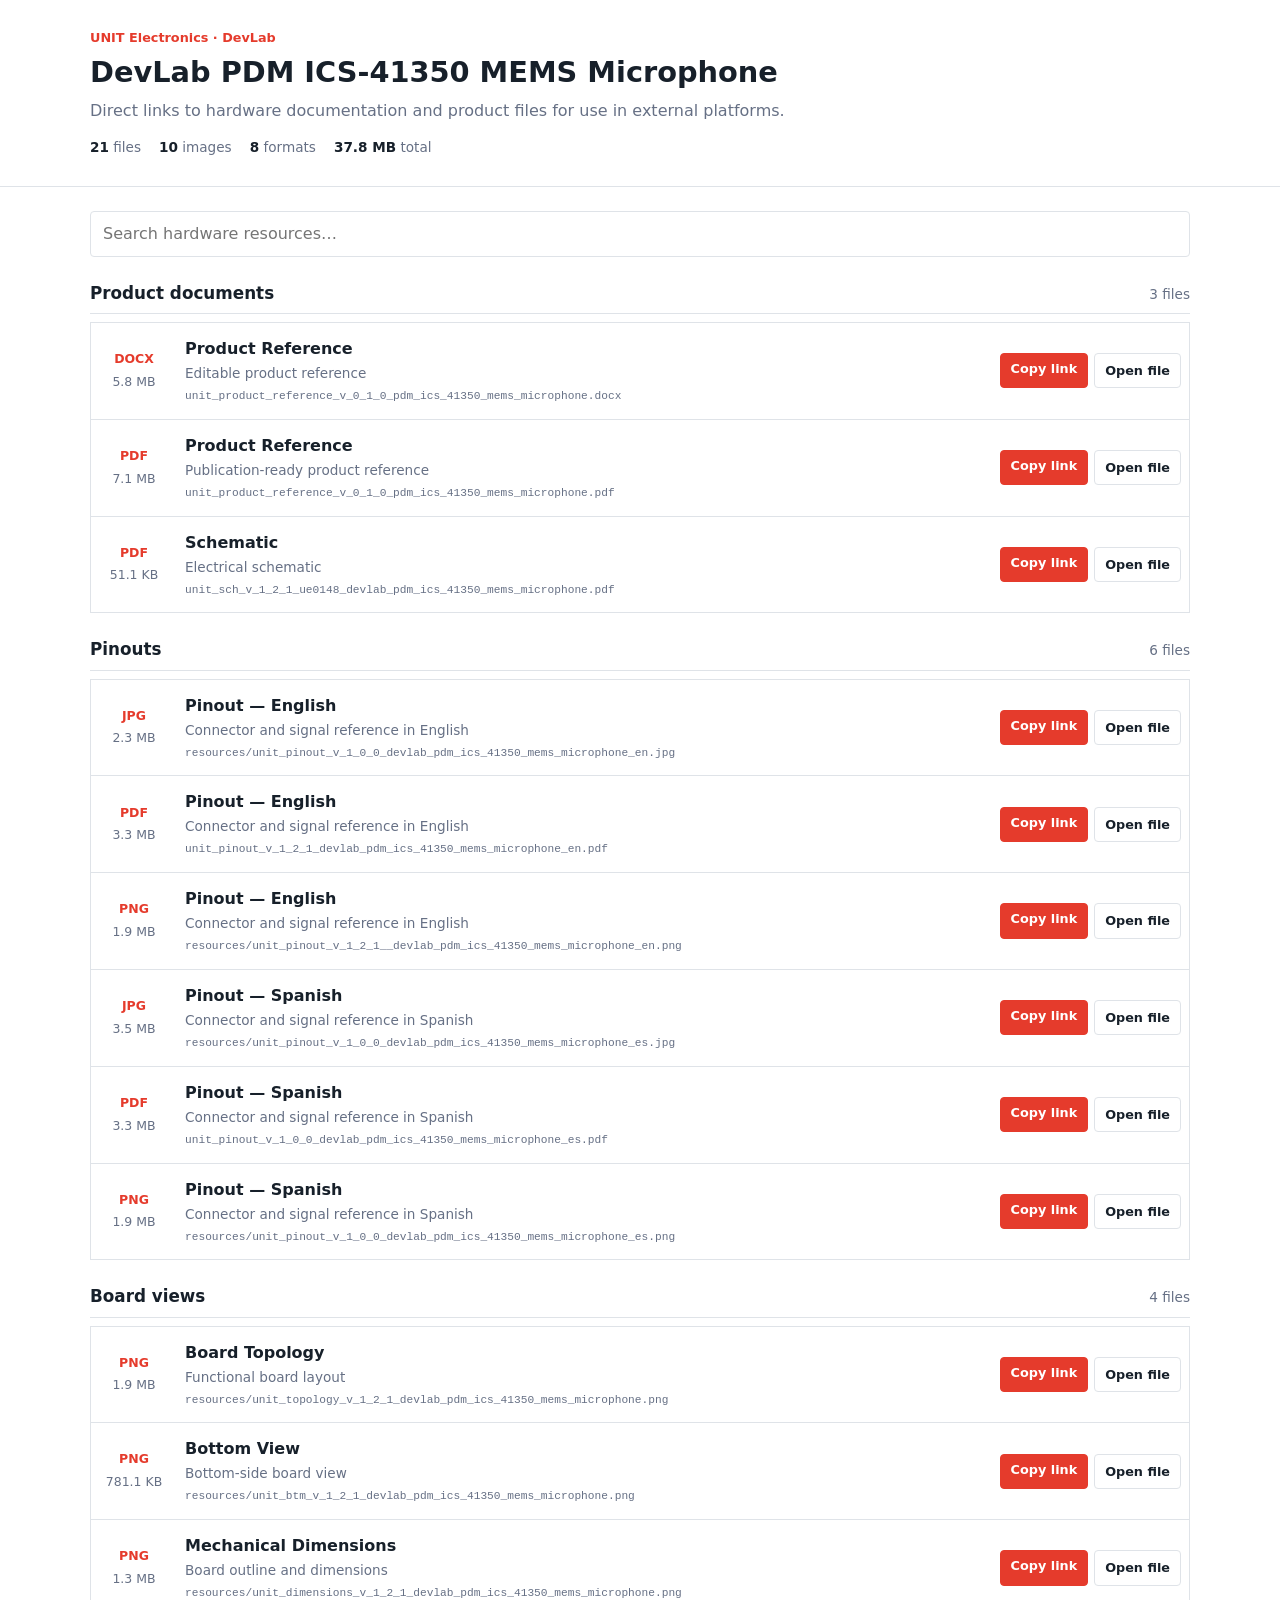
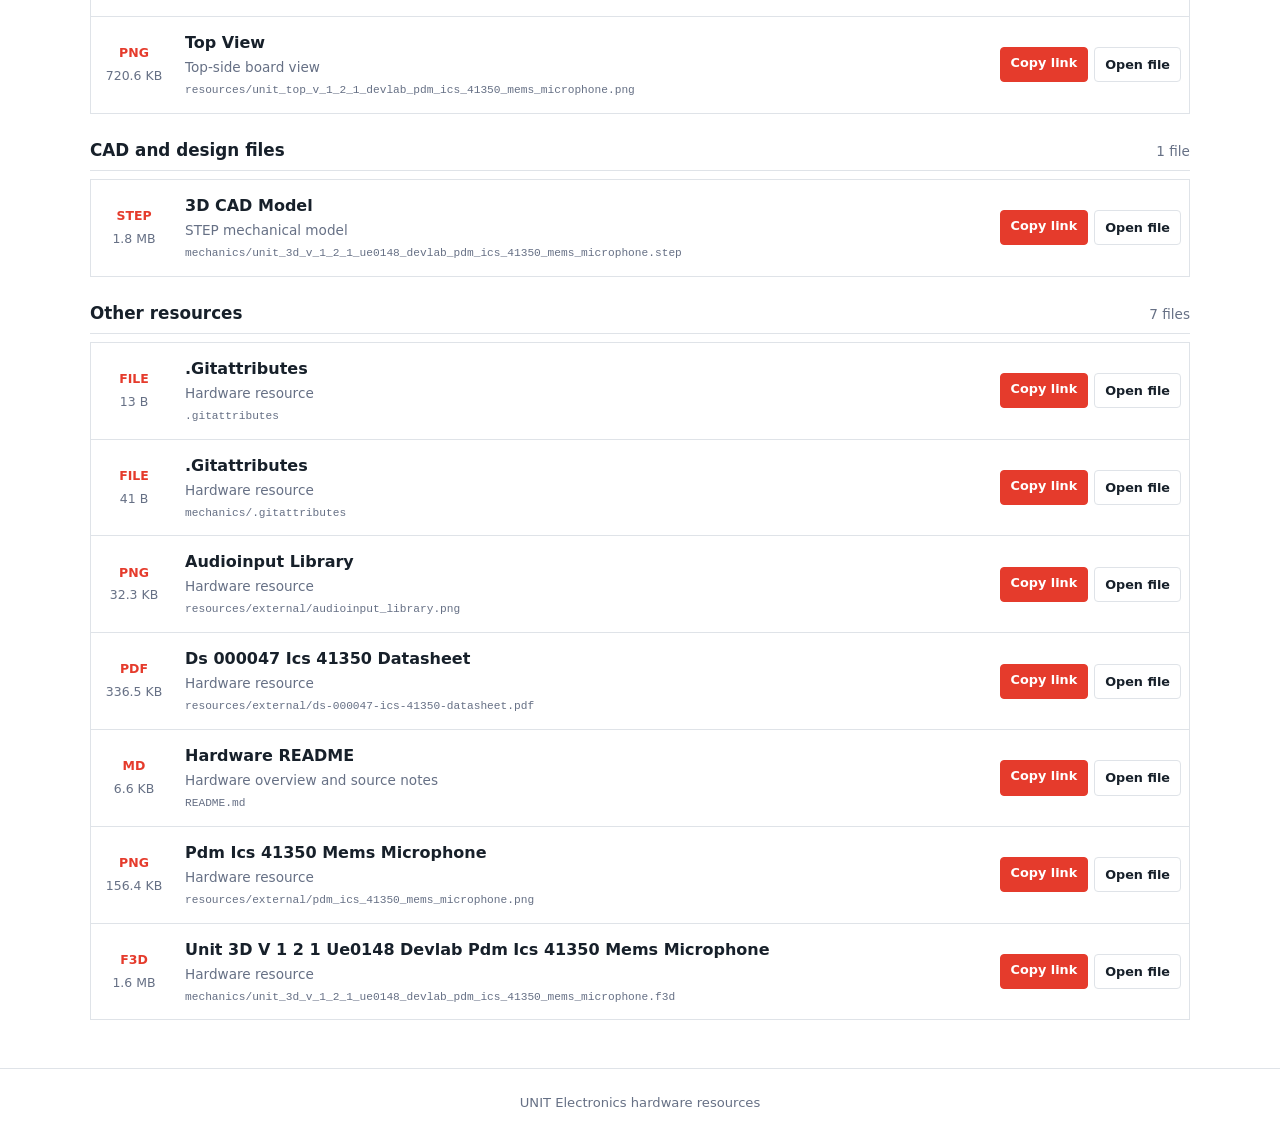
<file: docs/index.html>
<!DOCTYPE html>
<html lang="en">
<head>
  <base href="hardware/">
  <meta charset="UTF-8">
  <meta name="viewport" content="width=device-width, initial-scale=1.0">
  <meta name="description" content="DevLab PDM ICS-41350 MEMS Microphone hardware documentation and downloads">
  <title>DevLab PDM ICS-41350 MEMS Microphone | Hardware Resources</title>
  <style>
    :root {
      --ink: #17202a;
      --muted: #667085;
      --line: #dfe3e8;
      --brand: #e53b2c;
    }
    * { box-sizing: border-box; }
    body {
      margin: 0;
      color: var(--ink);
      font: 16px/1.5 Inter, ui-sans-serif, system-ui, -apple-system, sans-serif;
    }
    .site-header { border-bottom: 1px solid var(--line); }
    .header-content, main {
      width: min(1100px, calc(100% - 32px));
      margin: 0 auto;
    }
    .header-content { padding: 28px 0; }
    .eyebrow {
      margin: 0 0 4px;
      color: var(--brand);
      font-size: .8rem;
      font-weight: 700;
    }
    h1 { margin: 0; font-size: 1.8rem; }
    .subtitle { margin: 5px 0 0; color: var(--muted); }
    .summary {
      display: flex;
      flex-wrap: wrap;
      gap: 18px;
      margin-top: 14px;
      color: var(--muted);
      font-size: .85rem;
    }
    .summary strong { color: var(--ink); }
    main { padding: 24px 0 48px; }
    .toolbar { margin-bottom: 24px; }
    .search {
      width: 100%;
      padding: 10px 12px;
      border: 1px solid var(--line);
      border-radius: 4px;
      color: var(--ink);
      font: inherit;
    }
    .search:focus { outline: 2px solid #f6c4bf; border-color: var(--brand); }
    .resource-section { margin-top: 24px; }
    .section-heading {
      display: flex;
      align-items: baseline;
      justify-content: space-between;
      margin-bottom: 8px;
      border-bottom: 1px solid var(--line);
    }
    .section-heading h2 { margin: 0 0 7px; font-size: 1.05rem; }
    .section-heading span { color: var(--muted); font-size: .85rem; }
    .resource-list { border-top: 1px solid var(--line); }
    .resource-item {
      display: grid;
      grid-template-columns: 70px minmax(0, 1fr) auto;
      align-items: center;
      gap: 16px;
      padding: 14px 8px;
      border: 1px solid var(--line);
      border-top: 0;
    }
    .file-meta { display: grid; gap: 4px; text-align: center; }
    .file-type {
      color: var(--brand);
      font-size: .78rem;
    }
    .file-size { color: var(--muted); font-size: .78rem; }
    .resource-details { min-width: 0; }
    .resource-item h3 { margin: 0; font-size: 1rem; }
    .resource-item p {
      display: inline;
      margin: 0 8px 0 0;
      color: var(--muted);
      font-size: .85rem;
    }
    .resource-item code {
      display: block;
      overflow: hidden;
      margin-top: 3px;
      color: var(--muted);
      font-size: .7rem;
      text-overflow: ellipsis;
      white-space: nowrap;
    }
    .actions { display: flex; gap: 6px; }
    .button {
      display: inline-flex;
      justify-content: center;
      padding: 7px 10px;
      border: 1px solid var(--line);
      border-radius: 4px;
      color: var(--ink);
      background: #fff;
      cursor: pointer;
      text-decoration: none;
      font-size: .8rem;
      font-weight: 600;
      font-family: inherit;
    }
    .button:hover { border-color: #aeb4bd; }
    .button.primary { color: #fff; border-color: var(--brand); background: var(--brand); }
    .empty-state { display: none; padding: 32px 0; color: var(--muted); text-align: center; }
    footer { padding: 24px 16px; border-top: 1px solid var(--line); color: var(--muted); text-align: center; font-size: .82rem; }
    [hidden] { display: none !important; }
    .visually-hidden {
      position: absolute;
      width: 1px;
      height: 1px;
      padding: 0;
      margin: -1px;
      overflow: hidden;
      clip: rect(0, 0, 0, 0);
      white-space: nowrap;
      border: 0;
    }
    @media (max-width: 680px) {
      .resource-item { grid-template-columns: 52px minmax(0, 1fr); }
      .actions { grid-column: 1 / -1; padding-left: 68px; }
    }
  </style>
</head>
<body>
  <header class="site-header">
    <div class="header-content">
      <p class="eyebrow">UNIT Electronics · DevLab</p>
      <h1>DevLab PDM ICS-41350 MEMS Microphone</h1>
      <p class="subtitle">Direct links to hardware documentation and product files for use in external platforms.</p>
      <div class="summary" aria-label="Resource summary">
        <span><strong>21</strong> files</span>
        <span><strong>10</strong> images</span>
        <span><strong>8</strong> formats</span>
        <span><strong>37.8 MB</strong> total</span>
      </div>
    </div>
  </header>
  <main>
    <div class="toolbar">
      <label for="resource-search" class="visually-hidden">Search hardware resources</label>
      <input id="resource-search" class="search" type="search" placeholder="Search hardware resources…" autocomplete="off">
    </div>

      <section class="resource-section">
        <div class="section-heading">
          <h2>Product documents</h2>
          <span>3 files</span>
        </div>
        <div class="resource-list">
        <article class="resource-item" data-search="product reference unit_product_reference_v_0_1_0_pdm_ics_41350_mems_microphone.docx editable product reference">
          <div class="file-meta">
            <strong class="file-type">DOCX</strong>
            <span class="file-size">5.8 MB</span>
          </div>
          <div class="resource-details">
            <h3>Product Reference</h3>
            <p>Editable product reference</p>
            <code title="unit_product_reference_v_0_1_0_pdm_ics_41350_mems_microphone.docx">unit_product_reference_v_0_1_0_pdm_ics_41350_mems_microphone.docx</code>
          </div>
          <div class="actions">
            <button class="button primary copy-link" type="button" data-url="unit_product_reference_v_0_1_0_pdm_ics_41350_mems_microphone.docx">Copy link</button>
            <a class="button" href="unit_product_reference_v_0_1_0_pdm_ics_41350_mems_microphone.docx" target="_blank" rel="noopener">Open file</a>
          </div>
        </article>

        <article class="resource-item" data-search="product reference unit_product_reference_v_0_1_0_pdm_ics_41350_mems_microphone.pdf publication-ready product reference">
          <div class="file-meta">
            <strong class="file-type">PDF</strong>
            <span class="file-size">7.1 MB</span>
          </div>
          <div class="resource-details">
            <h3>Product Reference</h3>
            <p>Publication-ready product reference</p>
            <code title="unit_product_reference_v_0_1_0_pdm_ics_41350_mems_microphone.pdf">unit_product_reference_v_0_1_0_pdm_ics_41350_mems_microphone.pdf</code>
          </div>
          <div class="actions">
            <button class="button primary copy-link" type="button" data-url="unit_product_reference_v_0_1_0_pdm_ics_41350_mems_microphone.pdf">Copy link</button>
            <a class="button" href="unit_product_reference_v_0_1_0_pdm_ics_41350_mems_microphone.pdf" target="_blank" rel="noopener">Open file</a>
          </div>
        </article>

        <article class="resource-item" data-search="schematic unit_sch_v_1_2_1_ue0148_devlab_pdm_ics_41350_mems_microphone.pdf electrical schematic">
          <div class="file-meta">
            <strong class="file-type">PDF</strong>
            <span class="file-size">51.1 KB</span>
          </div>
          <div class="resource-details">
            <h3>Schematic</h3>
            <p>Electrical schematic</p>
            <code title="unit_sch_v_1_2_1_ue0148_devlab_pdm_ics_41350_mems_microphone.pdf">unit_sch_v_1_2_1_ue0148_devlab_pdm_ics_41350_mems_microphone.pdf</code>
          </div>
          <div class="actions">
            <button class="button primary copy-link" type="button" data-url="unit_sch_v_1_2_1_ue0148_devlab_pdm_ics_41350_mems_microphone.pdf">Copy link</button>
            <a class="button" href="unit_sch_v_1_2_1_ue0148_devlab_pdm_ics_41350_mems_microphone.pdf" target="_blank" rel="noopener">Open file</a>
          </div>
        </article>
        </div>
      </section>
      <section class="resource-section">
        <div class="section-heading">
          <h2>Pinouts</h2>
          <span>6 files</span>
        </div>
        <div class="resource-list">
        <article class="resource-item" data-search="pinout — english resources/unit_pinout_v_1_0_0_devlab_pdm_ics_41350_mems_microphone_en.jpg connector and signal reference in english">
          <div class="file-meta">
            <strong class="file-type">JPG</strong>
            <span class="file-size">2.3 MB</span>
          </div>
          <div class="resource-details">
            <h3>Pinout — English</h3>
            <p>Connector and signal reference in English</p>
            <code title="resources/unit_pinout_v_1_0_0_devlab_pdm_ics_41350_mems_microphone_en.jpg">resources/unit_pinout_v_1_0_0_devlab_pdm_ics_41350_mems_microphone_en.jpg</code>
          </div>
          <div class="actions">
            <button class="button primary copy-link" type="button" data-url="resources/unit_pinout_v_1_0_0_devlab_pdm_ics_41350_mems_microphone_en.jpg">Copy link</button>
            <a class="button" href="resources/unit_pinout_v_1_0_0_devlab_pdm_ics_41350_mems_microphone_en.jpg" target="_blank" rel="noopener">Open file</a>
          </div>
        </article>

        <article class="resource-item" data-search="pinout — english unit_pinout_v_1_2_1_devlab_pdm_ics_41350_mems_microphone_en.pdf connector and signal reference in english">
          <div class="file-meta">
            <strong class="file-type">PDF</strong>
            <span class="file-size">3.3 MB</span>
          </div>
          <div class="resource-details">
            <h3>Pinout — English</h3>
            <p>Connector and signal reference in English</p>
            <code title="unit_pinout_v_1_2_1_devlab_pdm_ics_41350_mems_microphone_en.pdf">unit_pinout_v_1_2_1_devlab_pdm_ics_41350_mems_microphone_en.pdf</code>
          </div>
          <div class="actions">
            <button class="button primary copy-link" type="button" data-url="unit_pinout_v_1_2_1_devlab_pdm_ics_41350_mems_microphone_en.pdf">Copy link</button>
            <a class="button" href="unit_pinout_v_1_2_1_devlab_pdm_ics_41350_mems_microphone_en.pdf" target="_blank" rel="noopener">Open file</a>
          </div>
        </article>

        <article class="resource-item" data-search="pinout — english resources/unit_pinout_v_1_2_1__devlab_pdm_ics_41350_mems_microphone_en.png connector and signal reference in english">
          <div class="file-meta">
            <strong class="file-type">PNG</strong>
            <span class="file-size">1.9 MB</span>
          </div>
          <div class="resource-details">
            <h3>Pinout — English</h3>
            <p>Connector and signal reference in English</p>
            <code title="resources/unit_pinout_v_1_2_1__devlab_pdm_ics_41350_mems_microphone_en.png">resources/unit_pinout_v_1_2_1__devlab_pdm_ics_41350_mems_microphone_en.png</code>
          </div>
          <div class="actions">
            <button class="button primary copy-link" type="button" data-url="resources/unit_pinout_v_1_2_1__devlab_pdm_ics_41350_mems_microphone_en.png">Copy link</button>
            <a class="button" href="resources/unit_pinout_v_1_2_1__devlab_pdm_ics_41350_mems_microphone_en.png" target="_blank" rel="noopener">Open file</a>
          </div>
        </article>

        <article class="resource-item" data-search="pinout — spanish resources/unit_pinout_v_1_0_0_devlab_pdm_ics_41350_mems_microphone_es.jpg connector and signal reference in spanish">
          <div class="file-meta">
            <strong class="file-type">JPG</strong>
            <span class="file-size">3.5 MB</span>
          </div>
          <div class="resource-details">
            <h3>Pinout — Spanish</h3>
            <p>Connector and signal reference in Spanish</p>
            <code title="resources/unit_pinout_v_1_0_0_devlab_pdm_ics_41350_mems_microphone_es.jpg">resources/unit_pinout_v_1_0_0_devlab_pdm_ics_41350_mems_microphone_es.jpg</code>
          </div>
          <div class="actions">
            <button class="button primary copy-link" type="button" data-url="resources/unit_pinout_v_1_0_0_devlab_pdm_ics_41350_mems_microphone_es.jpg">Copy link</button>
            <a class="button" href="resources/unit_pinout_v_1_0_0_devlab_pdm_ics_41350_mems_microphone_es.jpg" target="_blank" rel="noopener">Open file</a>
          </div>
        </article>

        <article class="resource-item" data-search="pinout — spanish unit_pinout_v_1_0_0_devlab_pdm_ics_41350_mems_microphone_es.pdf connector and signal reference in spanish">
          <div class="file-meta">
            <strong class="file-type">PDF</strong>
            <span class="file-size">3.3 MB</span>
          </div>
          <div class="resource-details">
            <h3>Pinout — Spanish</h3>
            <p>Connector and signal reference in Spanish</p>
            <code title="unit_pinout_v_1_0_0_devlab_pdm_ics_41350_mems_microphone_es.pdf">unit_pinout_v_1_0_0_devlab_pdm_ics_41350_mems_microphone_es.pdf</code>
          </div>
          <div class="actions">
            <button class="button primary copy-link" type="button" data-url="unit_pinout_v_1_0_0_devlab_pdm_ics_41350_mems_microphone_es.pdf">Copy link</button>
            <a class="button" href="unit_pinout_v_1_0_0_devlab_pdm_ics_41350_mems_microphone_es.pdf" target="_blank" rel="noopener">Open file</a>
          </div>
        </article>

        <article class="resource-item" data-search="pinout — spanish resources/unit_pinout_v_1_0_0_devlab_pdm_ics_41350_mems_microphone_es.png connector and signal reference in spanish">
          <div class="file-meta">
            <strong class="file-type">PNG</strong>
            <span class="file-size">1.9 MB</span>
          </div>
          <div class="resource-details">
            <h3>Pinout — Spanish</h3>
            <p>Connector and signal reference in Spanish</p>
            <code title="resources/unit_pinout_v_1_0_0_devlab_pdm_ics_41350_mems_microphone_es.png">resources/unit_pinout_v_1_0_0_devlab_pdm_ics_41350_mems_microphone_es.png</code>
          </div>
          <div class="actions">
            <button class="button primary copy-link" type="button" data-url="resources/unit_pinout_v_1_0_0_devlab_pdm_ics_41350_mems_microphone_es.png">Copy link</button>
            <a class="button" href="resources/unit_pinout_v_1_0_0_devlab_pdm_ics_41350_mems_microphone_es.png" target="_blank" rel="noopener">Open file</a>
          </div>
        </article>
        </div>
      </section>
      <section class="resource-section">
        <div class="section-heading">
          <h2>Board views</h2>
          <span>4 files</span>
        </div>
        <div class="resource-list">
        <article class="resource-item" data-search="board topology resources/unit_topology_v_1_2_1_devlab_pdm_ics_41350_mems_microphone.png functional board layout">
          <div class="file-meta">
            <strong class="file-type">PNG</strong>
            <span class="file-size">1.9 MB</span>
          </div>
          <div class="resource-details">
            <h3>Board Topology</h3>
            <p>Functional board layout</p>
            <code title="resources/unit_topology_v_1_2_1_devlab_pdm_ics_41350_mems_microphone.png">resources/unit_topology_v_1_2_1_devlab_pdm_ics_41350_mems_microphone.png</code>
          </div>
          <div class="actions">
            <button class="button primary copy-link" type="button" data-url="resources/unit_topology_v_1_2_1_devlab_pdm_ics_41350_mems_microphone.png">Copy link</button>
            <a class="button" href="resources/unit_topology_v_1_2_1_devlab_pdm_ics_41350_mems_microphone.png" target="_blank" rel="noopener">Open file</a>
          </div>
        </article>

        <article class="resource-item" data-search="bottom view resources/unit_btm_v_1_2_1_devlab_pdm_ics_41350_mems_microphone.png bottom-side board view">
          <div class="file-meta">
            <strong class="file-type">PNG</strong>
            <span class="file-size">781.1 KB</span>
          </div>
          <div class="resource-details">
            <h3>Bottom View</h3>
            <p>Bottom-side board view</p>
            <code title="resources/unit_btm_v_1_2_1_devlab_pdm_ics_41350_mems_microphone.png">resources/unit_btm_v_1_2_1_devlab_pdm_ics_41350_mems_microphone.png</code>
          </div>
          <div class="actions">
            <button class="button primary copy-link" type="button" data-url="resources/unit_btm_v_1_2_1_devlab_pdm_ics_41350_mems_microphone.png">Copy link</button>
            <a class="button" href="resources/unit_btm_v_1_2_1_devlab_pdm_ics_41350_mems_microphone.png" target="_blank" rel="noopener">Open file</a>
          </div>
        </article>

        <article class="resource-item" data-search="mechanical dimensions resources/unit_dimensions_v_1_2_1_devlab_pdm_ics_41350_mems_microphone.png board outline and dimensions">
          <div class="file-meta">
            <strong class="file-type">PNG</strong>
            <span class="file-size">1.3 MB</span>
          </div>
          <div class="resource-details">
            <h3>Mechanical Dimensions</h3>
            <p>Board outline and dimensions</p>
            <code title="resources/unit_dimensions_v_1_2_1_devlab_pdm_ics_41350_mems_microphone.png">resources/unit_dimensions_v_1_2_1_devlab_pdm_ics_41350_mems_microphone.png</code>
          </div>
          <div class="actions">
            <button class="button primary copy-link" type="button" data-url="resources/unit_dimensions_v_1_2_1_devlab_pdm_ics_41350_mems_microphone.png">Copy link</button>
            <a class="button" href="resources/unit_dimensions_v_1_2_1_devlab_pdm_ics_41350_mems_microphone.png" target="_blank" rel="noopener">Open file</a>
          </div>
        </article>

        <article class="resource-item" data-search="top view resources/unit_top_v_1_2_1_devlab_pdm_ics_41350_mems_microphone.png top-side board view">
          <div class="file-meta">
            <strong class="file-type">PNG</strong>
            <span class="file-size">720.6 KB</span>
          </div>
          <div class="resource-details">
            <h3>Top View</h3>
            <p>Top-side board view</p>
            <code title="resources/unit_top_v_1_2_1_devlab_pdm_ics_41350_mems_microphone.png">resources/unit_top_v_1_2_1_devlab_pdm_ics_41350_mems_microphone.png</code>
          </div>
          <div class="actions">
            <button class="button primary copy-link" type="button" data-url="resources/unit_top_v_1_2_1_devlab_pdm_ics_41350_mems_microphone.png">Copy link</button>
            <a class="button" href="resources/unit_top_v_1_2_1_devlab_pdm_ics_41350_mems_microphone.png" target="_blank" rel="noopener">Open file</a>
          </div>
        </article>
        </div>
      </section>
      <section class="resource-section">
        <div class="section-heading">
          <h2>CAD and design files</h2>
          <span>1 file</span>
        </div>
        <div class="resource-list">
        <article class="resource-item" data-search="3d cad model mechanics/unit_3d_v_1_2_1_ue0148_devlab_pdm_ics_41350_mems_microphone.step step mechanical model">
          <div class="file-meta">
            <strong class="file-type">STEP</strong>
            <span class="file-size">1.8 MB</span>
          </div>
          <div class="resource-details">
            <h3>3D CAD Model</h3>
            <p>STEP mechanical model</p>
            <code title="mechanics/unit_3d_v_1_2_1_ue0148_devlab_pdm_ics_41350_mems_microphone.step">mechanics/unit_3d_v_1_2_1_ue0148_devlab_pdm_ics_41350_mems_microphone.step</code>
          </div>
          <div class="actions">
            <button class="button primary copy-link" type="button" data-url="mechanics/unit_3d_v_1_2_1_ue0148_devlab_pdm_ics_41350_mems_microphone.step">Copy link</button>
            <a class="button" href="mechanics/unit_3d_v_1_2_1_ue0148_devlab_pdm_ics_41350_mems_microphone.step" target="_blank" rel="noopener">Open file</a>
          </div>
        </article>
        </div>
      </section>
      <section class="resource-section">
        <div class="section-heading">
          <h2>Other resources</h2>
          <span>7 files</span>
        </div>
        <div class="resource-list">
        <article class="resource-item" data-search=".gitattributes .gitattributes hardware resource">
          <div class="file-meta">
            <strong class="file-type">FILE</strong>
            <span class="file-size">13 B</span>
          </div>
          <div class="resource-details">
            <h3>.Gitattributes</h3>
            <p>Hardware resource</p>
            <code title=".gitattributes">.gitattributes</code>
          </div>
          <div class="actions">
            <button class="button primary copy-link" type="button" data-url=".gitattributes">Copy link</button>
            <a class="button" href=".gitattributes" target="_blank" rel="noopener">Open file</a>
          </div>
        </article>

        <article class="resource-item" data-search=".gitattributes mechanics/.gitattributes hardware resource">
          <div class="file-meta">
            <strong class="file-type">FILE</strong>
            <span class="file-size">41 B</span>
          </div>
          <div class="resource-details">
            <h3>.Gitattributes</h3>
            <p>Hardware resource</p>
            <code title="mechanics/.gitattributes">mechanics/.gitattributes</code>
          </div>
          <div class="actions">
            <button class="button primary copy-link" type="button" data-url="mechanics/.gitattributes">Copy link</button>
            <a class="button" href="mechanics/.gitattributes" target="_blank" rel="noopener">Open file</a>
          </div>
        </article>

        <article class="resource-item" data-search="audioinput library resources/external/audioinput_library.png hardware resource">
          <div class="file-meta">
            <strong class="file-type">PNG</strong>
            <span class="file-size">32.3 KB</span>
          </div>
          <div class="resource-details">
            <h3>Audioinput Library</h3>
            <p>Hardware resource</p>
            <code title="resources/external/audioinput_library.png">resources/external/audioinput_library.png</code>
          </div>
          <div class="actions">
            <button class="button primary copy-link" type="button" data-url="resources/external/audioinput_library.png">Copy link</button>
            <a class="button" href="resources/external/audioinput_library.png" target="_blank" rel="noopener">Open file</a>
          </div>
        </article>

        <article class="resource-item" data-search="ds 000047 ics 41350 datasheet resources/external/ds-000047-ics-41350-datasheet.pdf hardware resource">
          <div class="file-meta">
            <strong class="file-type">PDF</strong>
            <span class="file-size">336.5 KB</span>
          </div>
          <div class="resource-details">
            <h3>Ds 000047 Ics 41350 Datasheet</h3>
            <p>Hardware resource</p>
            <code title="resources/external/ds-000047-ics-41350-datasheet.pdf">resources/external/ds-000047-ics-41350-datasheet.pdf</code>
          </div>
          <div class="actions">
            <button class="button primary copy-link" type="button" data-url="resources/external/ds-000047-ics-41350-datasheet.pdf">Copy link</button>
            <a class="button" href="resources/external/ds-000047-ics-41350-datasheet.pdf" target="_blank" rel="noopener">Open file</a>
          </div>
        </article>

        <article class="resource-item" data-search="hardware readme readme.md hardware overview and source notes">
          <div class="file-meta">
            <strong class="file-type">MD</strong>
            <span class="file-size">6.6 KB</span>
          </div>
          <div class="resource-details">
            <h3>Hardware README</h3>
            <p>Hardware overview and source notes</p>
            <code title="README.md">README.md</code>
          </div>
          <div class="actions">
            <button class="button primary copy-link" type="button" data-url="README.md">Copy link</button>
            <a class="button" href="README.md" target="_blank" rel="noopener">Open file</a>
          </div>
        </article>

        <article class="resource-item" data-search="pdm ics 41350 mems microphone resources/external/pdm_ics_41350_mems_microphone.png hardware resource">
          <div class="file-meta">
            <strong class="file-type">PNG</strong>
            <span class="file-size">156.4 KB</span>
          </div>
          <div class="resource-details">
            <h3>Pdm Ics 41350 Mems Microphone</h3>
            <p>Hardware resource</p>
            <code title="resources/external/pdm_ics_41350_mems_microphone.png">resources/external/pdm_ics_41350_mems_microphone.png</code>
          </div>
          <div class="actions">
            <button class="button primary copy-link" type="button" data-url="resources/external/pdm_ics_41350_mems_microphone.png">Copy link</button>
            <a class="button" href="resources/external/pdm_ics_41350_mems_microphone.png" target="_blank" rel="noopener">Open file</a>
          </div>
        </article>

        <article class="resource-item" data-search="unit 3d v 1 2 1 ue0148 devlab pdm ics 41350 mems microphone mechanics/unit_3d_v_1_2_1_ue0148_devlab_pdm_ics_41350_mems_microphone.f3d hardware resource">
          <div class="file-meta">
            <strong class="file-type">F3D</strong>
            <span class="file-size">1.6 MB</span>
          </div>
          <div class="resource-details">
            <h3>Unit 3D V 1 2 1 Ue0148 Devlab Pdm Ics 41350 Mems Microphone</h3>
            <p>Hardware resource</p>
            <code title="mechanics/unit_3d_v_1_2_1_ue0148_devlab_pdm_ics_41350_mems_microphone.f3d">mechanics/unit_3d_v_1_2_1_ue0148_devlab_pdm_ics_41350_mems_microphone.f3d</code>
          </div>
          <div class="actions">
            <button class="button primary copy-link" type="button" data-url="mechanics/unit_3d_v_1_2_1_ue0148_devlab_pdm_ics_41350_mems_microphone.f3d">Copy link</button>
            <a class="button" href="mechanics/unit_3d_v_1_2_1_ue0148_devlab_pdm_ics_41350_mems_microphone.f3d" target="_blank" rel="noopener">Open file</a>
          </div>
        </article>
        </div>
      </section>
    <p id="empty-state" class="empty-state">No resources match your search.</p>
  </main>
  <footer>UNIT Electronics hardware resources</footer>
  <script>
    const search = document.getElementById('resource-search');
    const sections = [...document.querySelectorAll('.resource-section')];
    const emptyState = document.getElementById('empty-state');
    const copyText = async (text) => {
      try {
        await navigator.clipboard.writeText(text);
      } catch (error) {
        const input = document.createElement('textarea');
        input.value = text;
        input.style.position = 'fixed';
        input.style.opacity = '0';
        document.body.appendChild(input);
        input.select();
        document.execCommand('copy');
        input.remove();
      }
    };
    document.querySelectorAll('.copy-link').forEach((button) => {
      button.addEventListener('click', async () => {
        const absoluteUrl = new URL(button.dataset.url, document.baseURI).href;
        await copyText(absoluteUrl);
        const originalLabel = button.textContent;
        button.textContent = 'Copied';
        setTimeout(() => { button.textContent = originalLabel; }, 1600);
      });
    });
    search.addEventListener('input', () => {
      const query = search.value.trim().toLowerCase();
      let visibleCards = 0;
      sections.forEach((section) => {
        let sectionCards = 0;
        section.querySelectorAll('.resource-item').forEach((card) => {
          const match = card.dataset.search.includes(query);
          card.hidden = !match;
          sectionCards += Number(match);
        });
        section.hidden = sectionCards === 0;
        visibleCards += sectionCards;
      });
      emptyState.style.display = visibleCards ? 'none' : 'block';
    });
  </script>
</body>
</html>
</file>
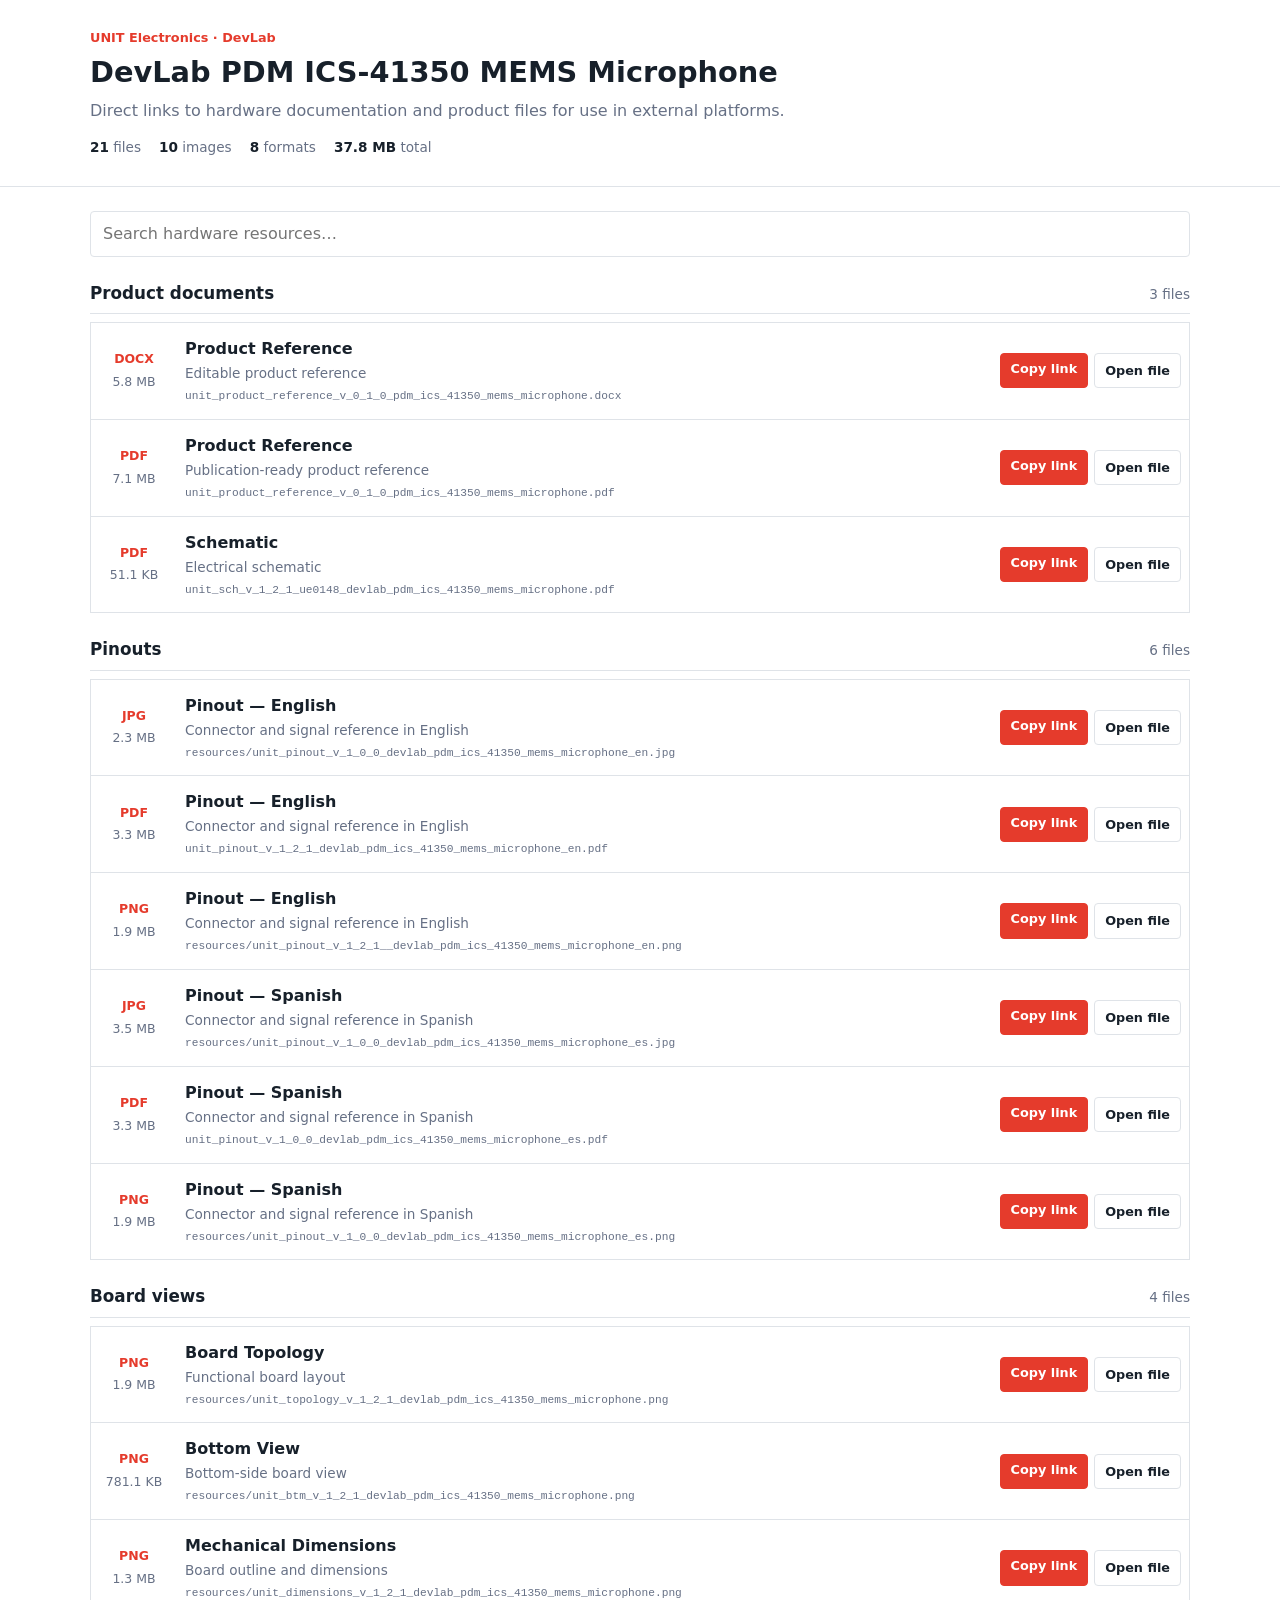
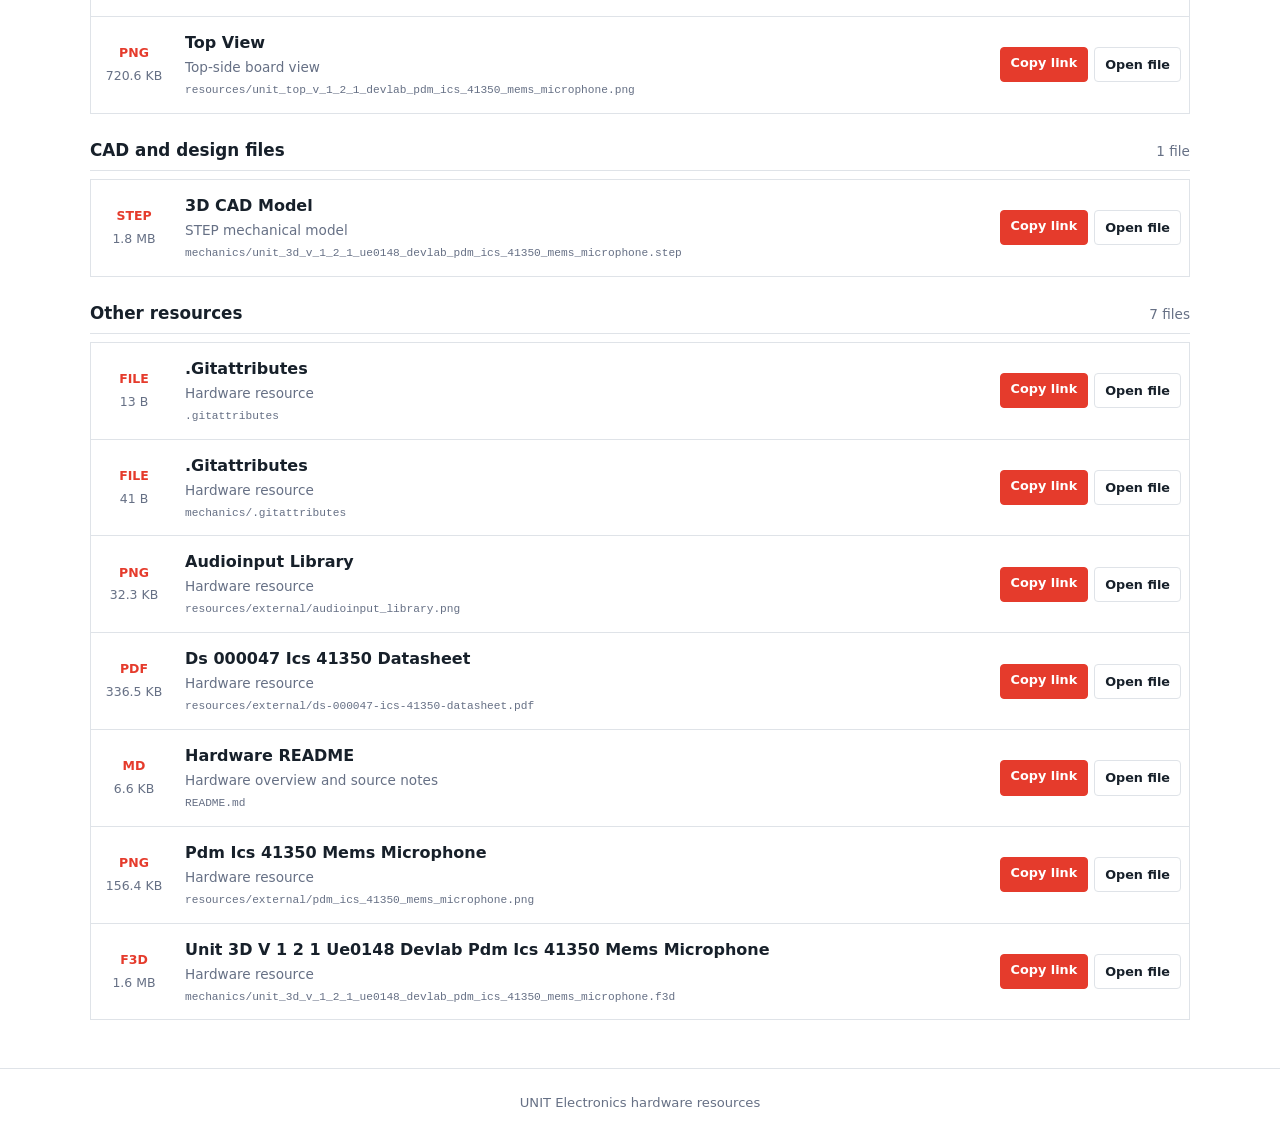
<file: docs/hardware/index.html>
<!DOCTYPE html>
<html lang="en">
<head>
  <meta charset="UTF-8">
  <meta name="viewport" content="width=device-width, initial-scale=1.0">
  <meta name="description" content="DevLab PDM ICS-41350 MEMS Microphone hardware documentation and downloads">
  <title>DevLab PDM ICS-41350 MEMS Microphone | Hardware Resources</title>
  <style>
    :root {
      --ink: #17202a;
      --muted: #667085;
      --line: #dfe3e8;
      --brand: #e53b2c;
    }
    * { box-sizing: border-box; }
    body {
      margin: 0;
      color: var(--ink);
      font: 16px/1.5 Inter, ui-sans-serif, system-ui, -apple-system, sans-serif;
    }
    .site-header { border-bottom: 1px solid var(--line); }
    .header-content, main {
      width: min(1100px, calc(100% - 32px));
      margin: 0 auto;
    }
    .header-content { padding: 28px 0; }
    .eyebrow {
      margin: 0 0 4px;
      color: var(--brand);
      font-size: .8rem;
      font-weight: 700;
    }
    h1 { margin: 0; font-size: 1.8rem; }
    .subtitle { margin: 5px 0 0; color: var(--muted); }
    .summary {
      display: flex;
      flex-wrap: wrap;
      gap: 18px;
      margin-top: 14px;
      color: var(--muted);
      font-size: .85rem;
    }
    .summary strong { color: var(--ink); }
    main { padding: 24px 0 48px; }
    .toolbar { margin-bottom: 24px; }
    .search {
      width: 100%;
      padding: 10px 12px;
      border: 1px solid var(--line);
      border-radius: 4px;
      color: var(--ink);
      font: inherit;
    }
    .search:focus { outline: 2px solid #f6c4bf; border-color: var(--brand); }
    .resource-section { margin-top: 24px; }
    .section-heading {
      display: flex;
      align-items: baseline;
      justify-content: space-between;
      margin-bottom: 8px;
      border-bottom: 1px solid var(--line);
    }
    .section-heading h2 { margin: 0 0 7px; font-size: 1.05rem; }
    .section-heading span { color: var(--muted); font-size: .85rem; }
    .resource-list { border-top: 1px solid var(--line); }
    .resource-item {
      display: grid;
      grid-template-columns: 70px minmax(0, 1fr) auto;
      align-items: center;
      gap: 16px;
      padding: 14px 8px;
      border: 1px solid var(--line);
      border-top: 0;
    }
    .file-meta { display: grid; gap: 4px; text-align: center; }
    .file-type {
      color: var(--brand);
      font-size: .78rem;
    }
    .file-size { color: var(--muted); font-size: .78rem; }
    .resource-details { min-width: 0; }
    .resource-item h3 { margin: 0; font-size: 1rem; }
    .resource-item p {
      display: inline;
      margin: 0 8px 0 0;
      color: var(--muted);
      font-size: .85rem;
    }
    .resource-item code {
      display: block;
      overflow: hidden;
      margin-top: 3px;
      color: var(--muted);
      font-size: .7rem;
      text-overflow: ellipsis;
      white-space: nowrap;
    }
    .actions { display: flex; gap: 6px; }
    .button {
      display: inline-flex;
      justify-content: center;
      padding: 7px 10px;
      border: 1px solid var(--line);
      border-radius: 4px;
      color: var(--ink);
      background: #fff;
      cursor: pointer;
      text-decoration: none;
      font-size: .8rem;
      font-weight: 600;
      font-family: inherit;
    }
    .button:hover { border-color: #aeb4bd; }
    .button.primary { color: #fff; border-color: var(--brand); background: var(--brand); }
    .empty-state { display: none; padding: 32px 0; color: var(--muted); text-align: center; }
    footer { padding: 24px 16px; border-top: 1px solid var(--line); color: var(--muted); text-align: center; font-size: .82rem; }
    [hidden] { display: none !important; }
    .visually-hidden {
      position: absolute;
      width: 1px;
      height: 1px;
      padding: 0;
      margin: -1px;
      overflow: hidden;
      clip: rect(0, 0, 0, 0);
      white-space: nowrap;
      border: 0;
    }
    @media (max-width: 680px) {
      .resource-item { grid-template-columns: 52px minmax(0, 1fr); }
      .actions { grid-column: 1 / -1; padding-left: 68px; }
    }
  </style>
</head>
<body>
  <header class="site-header">
    <div class="header-content">
      <p class="eyebrow">UNIT Electronics · DevLab</p>
      <h1>DevLab PDM ICS-41350 MEMS Microphone</h1>
      <p class="subtitle">Direct links to hardware documentation and product files for use in external platforms.</p>
      <div class="summary" aria-label="Resource summary">
        <span><strong>21</strong> files</span>
        <span><strong>10</strong> images</span>
        <span><strong>8</strong> formats</span>
        <span><strong>37.8 MB</strong> total</span>
      </div>
    </div>
  </header>
  <main>
    <div class="toolbar">
      <label for="resource-search" class="visually-hidden">Search hardware resources</label>
      <input id="resource-search" class="search" type="search" placeholder="Search hardware resources…" autocomplete="off">
    </div>

      <section class="resource-section">
        <div class="section-heading">
          <h2>Product documents</h2>
          <span>3 files</span>
        </div>
        <div class="resource-list">
        <article class="resource-item" data-search="product reference unit_product_reference_v_0_1_0_pdm_ics_41350_mems_microphone.docx editable product reference">
          <div class="file-meta">
            <strong class="file-type">DOCX</strong>
            <span class="file-size">5.8 MB</span>
          </div>
          <div class="resource-details">
            <h3>Product Reference</h3>
            <p>Editable product reference</p>
            <code title="unit_product_reference_v_0_1_0_pdm_ics_41350_mems_microphone.docx">unit_product_reference_v_0_1_0_pdm_ics_41350_mems_microphone.docx</code>
          </div>
          <div class="actions">
            <button class="button primary copy-link" type="button" data-url="unit_product_reference_v_0_1_0_pdm_ics_41350_mems_microphone.docx">Copy link</button>
            <a class="button" href="unit_product_reference_v_0_1_0_pdm_ics_41350_mems_microphone.docx" target="_blank" rel="noopener">Open file</a>
          </div>
        </article>

        <article class="resource-item" data-search="product reference unit_product_reference_v_0_1_0_pdm_ics_41350_mems_microphone.pdf publication-ready product reference">
          <div class="file-meta">
            <strong class="file-type">PDF</strong>
            <span class="file-size">7.1 MB</span>
          </div>
          <div class="resource-details">
            <h3>Product Reference</h3>
            <p>Publication-ready product reference</p>
            <code title="unit_product_reference_v_0_1_0_pdm_ics_41350_mems_microphone.pdf">unit_product_reference_v_0_1_0_pdm_ics_41350_mems_microphone.pdf</code>
          </div>
          <div class="actions">
            <button class="button primary copy-link" type="button" data-url="unit_product_reference_v_0_1_0_pdm_ics_41350_mems_microphone.pdf">Copy link</button>
            <a class="button" href="unit_product_reference_v_0_1_0_pdm_ics_41350_mems_microphone.pdf" target="_blank" rel="noopener">Open file</a>
          </div>
        </article>

        <article class="resource-item" data-search="schematic unit_sch_v_1_2_1_ue0148_devlab_pdm_ics_41350_mems_microphone.pdf electrical schematic">
          <div class="file-meta">
            <strong class="file-type">PDF</strong>
            <span class="file-size">51.1 KB</span>
          </div>
          <div class="resource-details">
            <h3>Schematic</h3>
            <p>Electrical schematic</p>
            <code title="unit_sch_v_1_2_1_ue0148_devlab_pdm_ics_41350_mems_microphone.pdf">unit_sch_v_1_2_1_ue0148_devlab_pdm_ics_41350_mems_microphone.pdf</code>
          </div>
          <div class="actions">
            <button class="button primary copy-link" type="button" data-url="unit_sch_v_1_2_1_ue0148_devlab_pdm_ics_41350_mems_microphone.pdf">Copy link</button>
            <a class="button" href="unit_sch_v_1_2_1_ue0148_devlab_pdm_ics_41350_mems_microphone.pdf" target="_blank" rel="noopener">Open file</a>
          </div>
        </article>
        </div>
      </section>
      <section class="resource-section">
        <div class="section-heading">
          <h2>Pinouts</h2>
          <span>6 files</span>
        </div>
        <div class="resource-list">
        <article class="resource-item" data-search="pinout — english resources/unit_pinout_v_1_0_0_devlab_pdm_ics_41350_mems_microphone_en.jpg connector and signal reference in english">
          <div class="file-meta">
            <strong class="file-type">JPG</strong>
            <span class="file-size">2.3 MB</span>
          </div>
          <div class="resource-details">
            <h3>Pinout — English</h3>
            <p>Connector and signal reference in English</p>
            <code title="resources/unit_pinout_v_1_0_0_devlab_pdm_ics_41350_mems_microphone_en.jpg">resources/unit_pinout_v_1_0_0_devlab_pdm_ics_41350_mems_microphone_en.jpg</code>
          </div>
          <div class="actions">
            <button class="button primary copy-link" type="button" data-url="resources/unit_pinout_v_1_0_0_devlab_pdm_ics_41350_mems_microphone_en.jpg">Copy link</button>
            <a class="button" href="resources/unit_pinout_v_1_0_0_devlab_pdm_ics_41350_mems_microphone_en.jpg" target="_blank" rel="noopener">Open file</a>
          </div>
        </article>

        <article class="resource-item" data-search="pinout — english unit_pinout_v_1_2_1_devlab_pdm_ics_41350_mems_microphone_en.pdf connector and signal reference in english">
          <div class="file-meta">
            <strong class="file-type">PDF</strong>
            <span class="file-size">3.3 MB</span>
          </div>
          <div class="resource-details">
            <h3>Pinout — English</h3>
            <p>Connector and signal reference in English</p>
            <code title="unit_pinout_v_1_2_1_devlab_pdm_ics_41350_mems_microphone_en.pdf">unit_pinout_v_1_2_1_devlab_pdm_ics_41350_mems_microphone_en.pdf</code>
          </div>
          <div class="actions">
            <button class="button primary copy-link" type="button" data-url="unit_pinout_v_1_2_1_devlab_pdm_ics_41350_mems_microphone_en.pdf">Copy link</button>
            <a class="button" href="unit_pinout_v_1_2_1_devlab_pdm_ics_41350_mems_microphone_en.pdf" target="_blank" rel="noopener">Open file</a>
          </div>
        </article>

        <article class="resource-item" data-search="pinout — english resources/unit_pinout_v_1_2_1__devlab_pdm_ics_41350_mems_microphone_en.png connector and signal reference in english">
          <div class="file-meta">
            <strong class="file-type">PNG</strong>
            <span class="file-size">1.9 MB</span>
          </div>
          <div class="resource-details">
            <h3>Pinout — English</h3>
            <p>Connector and signal reference in English</p>
            <code title="resources/unit_pinout_v_1_2_1__devlab_pdm_ics_41350_mems_microphone_en.png">resources/unit_pinout_v_1_2_1__devlab_pdm_ics_41350_mems_microphone_en.png</code>
          </div>
          <div class="actions">
            <button class="button primary copy-link" type="button" data-url="resources/unit_pinout_v_1_2_1__devlab_pdm_ics_41350_mems_microphone_en.png">Copy link</button>
            <a class="button" href="resources/unit_pinout_v_1_2_1__devlab_pdm_ics_41350_mems_microphone_en.png" target="_blank" rel="noopener">Open file</a>
          </div>
        </article>

        <article class="resource-item" data-search="pinout — spanish resources/unit_pinout_v_1_0_0_devlab_pdm_ics_41350_mems_microphone_es.jpg connector and signal reference in spanish">
          <div class="file-meta">
            <strong class="file-type">JPG</strong>
            <span class="file-size">3.5 MB</span>
          </div>
          <div class="resource-details">
            <h3>Pinout — Spanish</h3>
            <p>Connector and signal reference in Spanish</p>
            <code title="resources/unit_pinout_v_1_0_0_devlab_pdm_ics_41350_mems_microphone_es.jpg">resources/unit_pinout_v_1_0_0_devlab_pdm_ics_41350_mems_microphone_es.jpg</code>
          </div>
          <div class="actions">
            <button class="button primary copy-link" type="button" data-url="resources/unit_pinout_v_1_0_0_devlab_pdm_ics_41350_mems_microphone_es.jpg">Copy link</button>
            <a class="button" href="resources/unit_pinout_v_1_0_0_devlab_pdm_ics_41350_mems_microphone_es.jpg" target="_blank" rel="noopener">Open file</a>
          </div>
        </article>

        <article class="resource-item" data-search="pinout — spanish unit_pinout_v_1_0_0_devlab_pdm_ics_41350_mems_microphone_es.pdf connector and signal reference in spanish">
          <div class="file-meta">
            <strong class="file-type">PDF</strong>
            <span class="file-size">3.3 MB</span>
          </div>
          <div class="resource-details">
            <h3>Pinout — Spanish</h3>
            <p>Connector and signal reference in Spanish</p>
            <code title="unit_pinout_v_1_0_0_devlab_pdm_ics_41350_mems_microphone_es.pdf">unit_pinout_v_1_0_0_devlab_pdm_ics_41350_mems_microphone_es.pdf</code>
          </div>
          <div class="actions">
            <button class="button primary copy-link" type="button" data-url="unit_pinout_v_1_0_0_devlab_pdm_ics_41350_mems_microphone_es.pdf">Copy link</button>
            <a class="button" href="unit_pinout_v_1_0_0_devlab_pdm_ics_41350_mems_microphone_es.pdf" target="_blank" rel="noopener">Open file</a>
          </div>
        </article>

        <article class="resource-item" data-search="pinout — spanish resources/unit_pinout_v_1_0_0_devlab_pdm_ics_41350_mems_microphone_es.png connector and signal reference in spanish">
          <div class="file-meta">
            <strong class="file-type">PNG</strong>
            <span class="file-size">1.9 MB</span>
          </div>
          <div class="resource-details">
            <h3>Pinout — Spanish</h3>
            <p>Connector and signal reference in Spanish</p>
            <code title="resources/unit_pinout_v_1_0_0_devlab_pdm_ics_41350_mems_microphone_es.png">resources/unit_pinout_v_1_0_0_devlab_pdm_ics_41350_mems_microphone_es.png</code>
          </div>
          <div class="actions">
            <button class="button primary copy-link" type="button" data-url="resources/unit_pinout_v_1_0_0_devlab_pdm_ics_41350_mems_microphone_es.png">Copy link</button>
            <a class="button" href="resources/unit_pinout_v_1_0_0_devlab_pdm_ics_41350_mems_microphone_es.png" target="_blank" rel="noopener">Open file</a>
          </div>
        </article>
        </div>
      </section>
      <section class="resource-section">
        <div class="section-heading">
          <h2>Board views</h2>
          <span>4 files</span>
        </div>
        <div class="resource-list">
        <article class="resource-item" data-search="board topology resources/unit_topology_v_1_2_1_devlab_pdm_ics_41350_mems_microphone.png functional board layout">
          <div class="file-meta">
            <strong class="file-type">PNG</strong>
            <span class="file-size">1.9 MB</span>
          </div>
          <div class="resource-details">
            <h3>Board Topology</h3>
            <p>Functional board layout</p>
            <code title="resources/unit_topology_v_1_2_1_devlab_pdm_ics_41350_mems_microphone.png">resources/unit_topology_v_1_2_1_devlab_pdm_ics_41350_mems_microphone.png</code>
          </div>
          <div class="actions">
            <button class="button primary copy-link" type="button" data-url="resources/unit_topology_v_1_2_1_devlab_pdm_ics_41350_mems_microphone.png">Copy link</button>
            <a class="button" href="resources/unit_topology_v_1_2_1_devlab_pdm_ics_41350_mems_microphone.png" target="_blank" rel="noopener">Open file</a>
          </div>
        </article>

        <article class="resource-item" data-search="bottom view resources/unit_btm_v_1_2_1_devlab_pdm_ics_41350_mems_microphone.png bottom-side board view">
          <div class="file-meta">
            <strong class="file-type">PNG</strong>
            <span class="file-size">781.1 KB</span>
          </div>
          <div class="resource-details">
            <h3>Bottom View</h3>
            <p>Bottom-side board view</p>
            <code title="resources/unit_btm_v_1_2_1_devlab_pdm_ics_41350_mems_microphone.png">resources/unit_btm_v_1_2_1_devlab_pdm_ics_41350_mems_microphone.png</code>
          </div>
          <div class="actions">
            <button class="button primary copy-link" type="button" data-url="resources/unit_btm_v_1_2_1_devlab_pdm_ics_41350_mems_microphone.png">Copy link</button>
            <a class="button" href="resources/unit_btm_v_1_2_1_devlab_pdm_ics_41350_mems_microphone.png" target="_blank" rel="noopener">Open file</a>
          </div>
        </article>

        <article class="resource-item" data-search="mechanical dimensions resources/unit_dimensions_v_1_2_1_devlab_pdm_ics_41350_mems_microphone.png board outline and dimensions">
          <div class="file-meta">
            <strong class="file-type">PNG</strong>
            <span class="file-size">1.3 MB</span>
          </div>
          <div class="resource-details">
            <h3>Mechanical Dimensions</h3>
            <p>Board outline and dimensions</p>
            <code title="resources/unit_dimensions_v_1_2_1_devlab_pdm_ics_41350_mems_microphone.png">resources/unit_dimensions_v_1_2_1_devlab_pdm_ics_41350_mems_microphone.png</code>
          </div>
          <div class="actions">
            <button class="button primary copy-link" type="button" data-url="resources/unit_dimensions_v_1_2_1_devlab_pdm_ics_41350_mems_microphone.png">Copy link</button>
            <a class="button" href="resources/unit_dimensions_v_1_2_1_devlab_pdm_ics_41350_mems_microphone.png" target="_blank" rel="noopener">Open file</a>
          </div>
        </article>

        <article class="resource-item" data-search="top view resources/unit_top_v_1_2_1_devlab_pdm_ics_41350_mems_microphone.png top-side board view">
          <div class="file-meta">
            <strong class="file-type">PNG</strong>
            <span class="file-size">720.6 KB</span>
          </div>
          <div class="resource-details">
            <h3>Top View</h3>
            <p>Top-side board view</p>
            <code title="resources/unit_top_v_1_2_1_devlab_pdm_ics_41350_mems_microphone.png">resources/unit_top_v_1_2_1_devlab_pdm_ics_41350_mems_microphone.png</code>
          </div>
          <div class="actions">
            <button class="button primary copy-link" type="button" data-url="resources/unit_top_v_1_2_1_devlab_pdm_ics_41350_mems_microphone.png">Copy link</button>
            <a class="button" href="resources/unit_top_v_1_2_1_devlab_pdm_ics_41350_mems_microphone.png" target="_blank" rel="noopener">Open file</a>
          </div>
        </article>
        </div>
      </section>
      <section class="resource-section">
        <div class="section-heading">
          <h2>CAD and design files</h2>
          <span>1 file</span>
        </div>
        <div class="resource-list">
        <article class="resource-item" data-search="3d cad model mechanics/unit_3d_v_1_2_1_ue0148_devlab_pdm_ics_41350_mems_microphone.step step mechanical model">
          <div class="file-meta">
            <strong class="file-type">STEP</strong>
            <span class="file-size">1.8 MB</span>
          </div>
          <div class="resource-details">
            <h3>3D CAD Model</h3>
            <p>STEP mechanical model</p>
            <code title="mechanics/unit_3d_v_1_2_1_ue0148_devlab_pdm_ics_41350_mems_microphone.step">mechanics/unit_3d_v_1_2_1_ue0148_devlab_pdm_ics_41350_mems_microphone.step</code>
          </div>
          <div class="actions">
            <button class="button primary copy-link" type="button" data-url="mechanics/unit_3d_v_1_2_1_ue0148_devlab_pdm_ics_41350_mems_microphone.step">Copy link</button>
            <a class="button" href="mechanics/unit_3d_v_1_2_1_ue0148_devlab_pdm_ics_41350_mems_microphone.step" target="_blank" rel="noopener">Open file</a>
          </div>
        </article>
        </div>
      </section>
      <section class="resource-section">
        <div class="section-heading">
          <h2>Other resources</h2>
          <span>7 files</span>
        </div>
        <div class="resource-list">
        <article class="resource-item" data-search=".gitattributes .gitattributes hardware resource">
          <div class="file-meta">
            <strong class="file-type">FILE</strong>
            <span class="file-size">13 B</span>
          </div>
          <div class="resource-details">
            <h3>.Gitattributes</h3>
            <p>Hardware resource</p>
            <code title=".gitattributes">.gitattributes</code>
          </div>
          <div class="actions">
            <button class="button primary copy-link" type="button" data-url=".gitattributes">Copy link</button>
            <a class="button" href=".gitattributes" target="_blank" rel="noopener">Open file</a>
          </div>
        </article>

        <article class="resource-item" data-search=".gitattributes mechanics/.gitattributes hardware resource">
          <div class="file-meta">
            <strong class="file-type">FILE</strong>
            <span class="file-size">41 B</span>
          </div>
          <div class="resource-details">
            <h3>.Gitattributes</h3>
            <p>Hardware resource</p>
            <code title="mechanics/.gitattributes">mechanics/.gitattributes</code>
          </div>
          <div class="actions">
            <button class="button primary copy-link" type="button" data-url="mechanics/.gitattributes">Copy link</button>
            <a class="button" href="mechanics/.gitattributes" target="_blank" rel="noopener">Open file</a>
          </div>
        </article>

        <article class="resource-item" data-search="audioinput library resources/external/audioinput_library.png hardware resource">
          <div class="file-meta">
            <strong class="file-type">PNG</strong>
            <span class="file-size">32.3 KB</span>
          </div>
          <div class="resource-details">
            <h3>Audioinput Library</h3>
            <p>Hardware resource</p>
            <code title="resources/external/audioinput_library.png">resources/external/audioinput_library.png</code>
          </div>
          <div class="actions">
            <button class="button primary copy-link" type="button" data-url="resources/external/audioinput_library.png">Copy link</button>
            <a class="button" href="resources/external/audioinput_library.png" target="_blank" rel="noopener">Open file</a>
          </div>
        </article>

        <article class="resource-item" data-search="ds 000047 ics 41350 datasheet resources/external/ds-000047-ics-41350-datasheet.pdf hardware resource">
          <div class="file-meta">
            <strong class="file-type">PDF</strong>
            <span class="file-size">336.5 KB</span>
          </div>
          <div class="resource-details">
            <h3>Ds 000047 Ics 41350 Datasheet</h3>
            <p>Hardware resource</p>
            <code title="resources/external/ds-000047-ics-41350-datasheet.pdf">resources/external/ds-000047-ics-41350-datasheet.pdf</code>
          </div>
          <div class="actions">
            <button class="button primary copy-link" type="button" data-url="resources/external/ds-000047-ics-41350-datasheet.pdf">Copy link</button>
            <a class="button" href="resources/external/ds-000047-ics-41350-datasheet.pdf" target="_blank" rel="noopener">Open file</a>
          </div>
        </article>

        <article class="resource-item" data-search="hardware readme readme.md hardware overview and source notes">
          <div class="file-meta">
            <strong class="file-type">MD</strong>
            <span class="file-size">6.6 KB</span>
          </div>
          <div class="resource-details">
            <h3>Hardware README</h3>
            <p>Hardware overview and source notes</p>
            <code title="README.md">README.md</code>
          </div>
          <div class="actions">
            <button class="button primary copy-link" type="button" data-url="README.md">Copy link</button>
            <a class="button" href="README.md" target="_blank" rel="noopener">Open file</a>
          </div>
        </article>

        <article class="resource-item" data-search="pdm ics 41350 mems microphone resources/external/pdm_ics_41350_mems_microphone.png hardware resource">
          <div class="file-meta">
            <strong class="file-type">PNG</strong>
            <span class="file-size">156.4 KB</span>
          </div>
          <div class="resource-details">
            <h3>Pdm Ics 41350 Mems Microphone</h3>
            <p>Hardware resource</p>
            <code title="resources/external/pdm_ics_41350_mems_microphone.png">resources/external/pdm_ics_41350_mems_microphone.png</code>
          </div>
          <div class="actions">
            <button class="button primary copy-link" type="button" data-url="resources/external/pdm_ics_41350_mems_microphone.png">Copy link</button>
            <a class="button" href="resources/external/pdm_ics_41350_mems_microphone.png" target="_blank" rel="noopener">Open file</a>
          </div>
        </article>

        <article class="resource-item" data-search="unit 3d v 1 2 1 ue0148 devlab pdm ics 41350 mems microphone mechanics/unit_3d_v_1_2_1_ue0148_devlab_pdm_ics_41350_mems_microphone.f3d hardware resource">
          <div class="file-meta">
            <strong class="file-type">F3D</strong>
            <span class="file-size">1.6 MB</span>
          </div>
          <div class="resource-details">
            <h3>Unit 3D V 1 2 1 Ue0148 Devlab Pdm Ics 41350 Mems Microphone</h3>
            <p>Hardware resource</p>
            <code title="mechanics/unit_3d_v_1_2_1_ue0148_devlab_pdm_ics_41350_mems_microphone.f3d">mechanics/unit_3d_v_1_2_1_ue0148_devlab_pdm_ics_41350_mems_microphone.f3d</code>
          </div>
          <div class="actions">
            <button class="button primary copy-link" type="button" data-url="mechanics/unit_3d_v_1_2_1_ue0148_devlab_pdm_ics_41350_mems_microphone.f3d">Copy link</button>
            <a class="button" href="mechanics/unit_3d_v_1_2_1_ue0148_devlab_pdm_ics_41350_mems_microphone.f3d" target="_blank" rel="noopener">Open file</a>
          </div>
        </article>
        </div>
      </section>
    <p id="empty-state" class="empty-state">No resources match your search.</p>
  </main>
  <footer>UNIT Electronics hardware resources</footer>
  <script>
    const search = document.getElementById('resource-search');
    const sections = [...document.querySelectorAll('.resource-section')];
    const emptyState = document.getElementById('empty-state');
    const copyText = async (text) => {
      try {
        await navigator.clipboard.writeText(text);
      } catch (error) {
        const input = document.createElement('textarea');
        input.value = text;
        input.style.position = 'fixed';
        input.style.opacity = '0';
        document.body.appendChild(input);
        input.select();
        document.execCommand('copy');
        input.remove();
      }
    };
    document.querySelectorAll('.copy-link').forEach((button) => {
      button.addEventListener('click', async () => {
        const absoluteUrl = new URL(button.dataset.url, document.baseURI).href;
        await copyText(absoluteUrl);
        const originalLabel = button.textContent;
        button.textContent = 'Copied';
        setTimeout(() => { button.textContent = originalLabel; }, 1600);
      });
    });
    search.addEventListener('input', () => {
      const query = search.value.trim().toLowerCase();
      let visibleCards = 0;
      sections.forEach((section) => {
        let sectionCards = 0;
        section.querySelectorAll('.resource-item').forEach((card) => {
          const match = card.dataset.search.includes(query);
          card.hidden = !match;
          sectionCards += Number(match);
        });
        section.hidden = sectionCards === 0;
        visibleCards += sectionCards;
      });
      emptyState.style.display = visibleCards ? 'none' : 'block';
    });
  </script>
</body>
</html>
</file>
